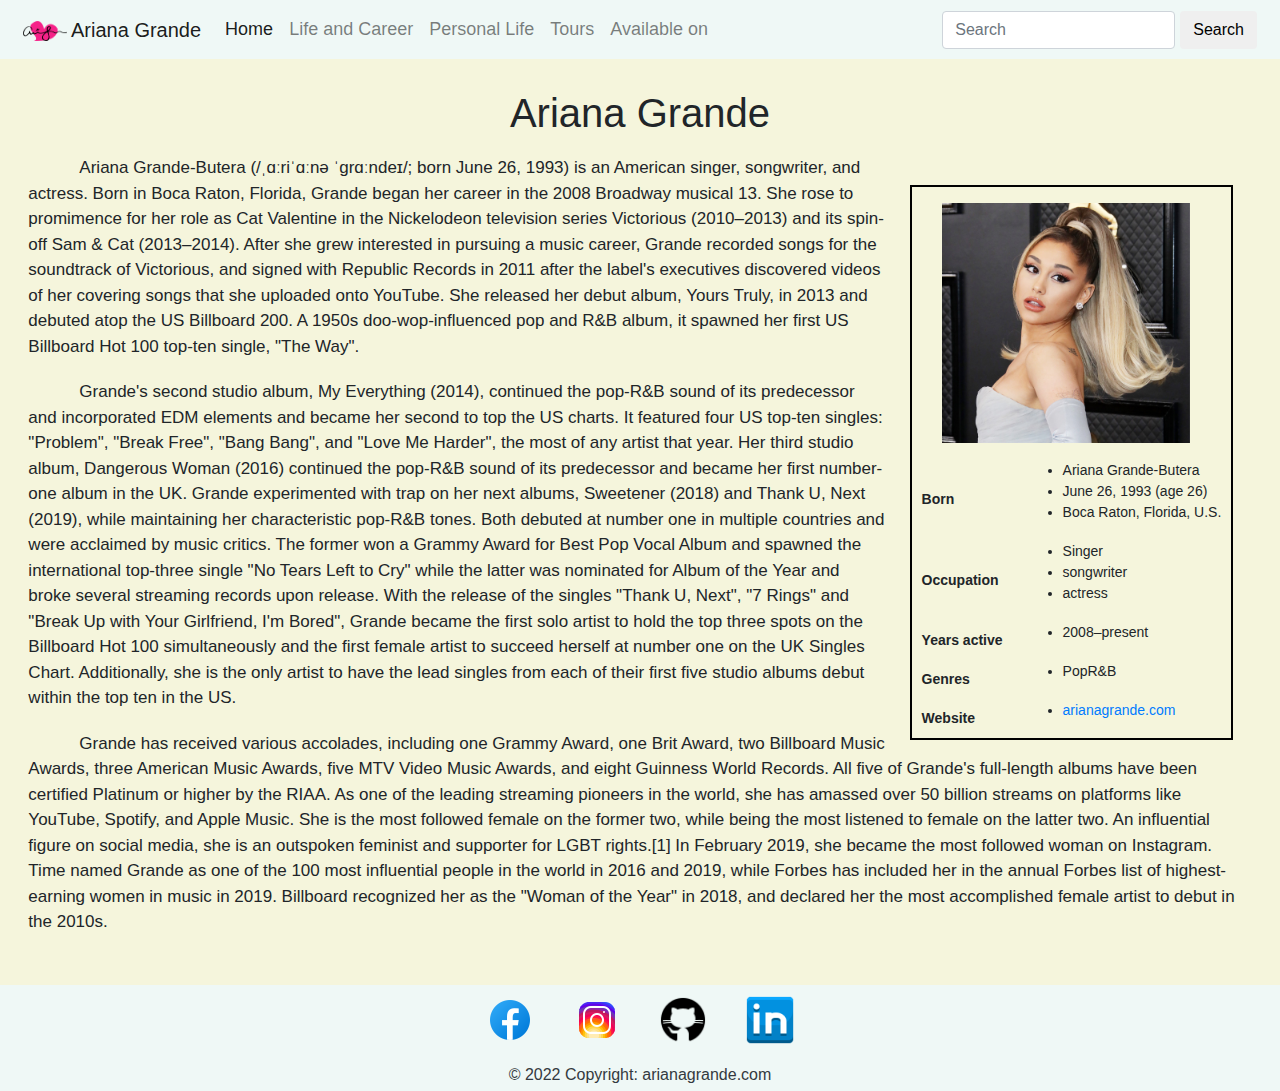
<file: index.html>
<!DOCTYPE html>
<html lang="en">

<head>
  <meta charset="UTF-8">
  <meta http-equiv="X-UA-Compatible" content="IE=edge">
  <meta name="viewport" content="width=device-width, initial-scale=1.0">
  <link rel="stylesheet" href="style/style.css">
  <link rel="icon" href="image/image1.png">
  <link rel="stylesheet" href="https://maxcdn.bootstrapcdn.com/bootstrap/4.0.0/css/bootstrap.min.css"
    integrity="sha384-Gn5384xqQ1aoWXA+058RXPxPg6fy4IWvTNh0E263XmFcJlSAwiGgFAW/dAiS6JXm" crossorigin="anonymous">
  <title>Home</title>
  <script src="https://code.jquery.com/jquery-3.2.1.slim.min.js"
    integrity="sha384-KJ3o2DKtIkvYIK3UENzmM7KCkRr/rE9/Qpg6aAZGJwFDMVNA/GpGFF93hXpG5KkN" crossorigin="anonymous">
  </script>
  <script src="https://cdnjs.cloudflare.com/ajax/libs/popper.js/1.12.9/umd/popper.min.js"
    integrity="sha384-ApNbgh9B+Y1QKtv3Rn7W3mgPxhU9K/ScQsAP7hUibX39j7fakFPskvXusvfa0b4Q" crossorigin="anonymous">
  </script>
  <script src="https://maxcdn.bootstrapcdn.com/bootstrap/4.0.0/js/bootstrap.min.js"
    integrity="sha384-JZR6Spejh4U02d8jOt6vLEHfe/JQGiRRSQQxSfFWpi1MquVdAyjUar5+76PVCmYl" crossorigin="anonymous">
  </script>
</head>

<body class="back">
  <nav class="navbar navbar-expand-lg navbar-light p-2" style="position: sticky; top: 0;">
    <div class="container-fluid">
      <a class="navbar-brand" href="index.html"><img src="image/image1.png" alt="logo" height=20> Ariana Grande</a>
      <button class="navbar-toggler" type="button" data-toggle="collapse" data-target="#navbarSupportedContent"
        aria-haspopup="true" aria-expanded="false">
        <span class="navbar-toggler-icon"></span>
      </button>
      <div class="collapse navbar-collapse" id="navbarSupportedContent">
        <ul class="navbar-nav mr-auto">
          <li class="nav-item active">
            <a class="nav-link" href="index.html">Home <span class="sr-only">(current)</span></a>
          </li>
          <li class="nav-item">
            <a class="nav-link" href="career.html">Life and Career</a>
          </li>
          <li class="nav-item">
            <a class="nav-link" href="personal.html">Personal Life</a>
          </li>
          <li class="nav-item">
            <a class="nav-link" href="tour.html">Tours</a>
          </li>
          <li class="nav-item">
            <a class="nav-link" href="available.html">Available on</a>
          </li>
        </ul>
        <form class="d-flex">
          <input class="form-control me-2" type="search" placeholder="Search" aria-label="Search">
          &nbsp<button class="btn " type="submit">Search</button>
        </form>
      </div>
    </div>
  </nav>
  <article>
  <div class="h1">Ariana Grande</div>
  <table>
    <tr>
      <th colspan="2">
        <img src="image/image2.jpg" alt="Ariana Grande" class="image">
      </th>
    </tr>
    <tr>
      <th>Born</th>
      <td>
        <ul>
          <li>Ariana Grande-Butera </li>
          <li>June 26, 1993 (age 26)</li>
          <li>Boca Raton, Florida, U.S.</li>
        </ul>
      </td>
    </tr>
    <tr>
      <th>Occupation</th>
      <td>
        <ul>
          <li>Singer </li>
          <li>songwriter</li>
          <li>actress</li>
        </ul>
      </td>
    </tr>
    <tr>
      <th>Years active</th>
      <td>
        <ul>
          <li>2008–present</li>
        </ul>
      </td>
    </tr>
    <tr>
      <th>Genres</th>
      <td>
        <ul>
          <li>PopR&B</li>
        </ul>
      </td>
    </tr>
    <tr>
      <th>Website</th>
      <td>
        <ul>
          <li><a href="https://www.arianagrande.com/">arianagrande.com</a></li>
        </ul>
      </td>
    </tr>
  </table>
  <div id="indent">Ariana Grande-Butera (/ˌɑːriˈɑːnə ˈɡrɑːndeɪ/; born June 26, 1993) is an American singer, songwriter,
    and
    actress. Born in Boca Raton, Florida, Grande began her career in the 2008 Broadway musical 13. She rose to
    promimence for
    her role as Cat Valentine in the Nickelodeon television series Victorious (2010–2013) and its spin-off Sam & Cat
    (2013–2014). After she grew interested in pursuing a music career, Grande recorded songs for the soundtrack of
    Victorious, and signed with Republic Records in 2011 after the label's executives discovered videos of her
    covering songs that she uploaded onto YouTube. She released her debut album, Yours Truly, in 2013 and debuted atop
    the US
    Billboard 200. A 1950s doo-wop-influenced pop and R&B album, it spawned her first US Billboard Hot 100 top-ten
    single, "The Way".</div>
  

  <div id="indent">Grande's second studio album, My Everything (2014), continued the pop-R&B sound of its predecessor
    and
    incorporated EDM elements and became her second to top the US charts. It featured four US top-ten singles:
    "Problem", "Break
    Free", "Bang Bang", and "Love Me Harder", the most of any artist that year. Her third studio album, Dangerous
    Woman (2016) continued the pop-R&B sound of its predecessor and became her first number-one album in the UK. Grande
    experimented with trap on her next albums, Sweetener (2018) and Thank U, Next (2019), while maintaining her
    characteristic pop-R&B tones. Both debuted at number one in multiple countries and were acclaimed by music
    critics. The former won a Grammy Award for Best Pop Vocal Album and spawned the international top-three single "No
    Tears
    Left to Cry" while the latter was nominated for Album of the Year and broke several streaming records upon release.
    With the release of the singles "Thank U, Next", "7 Rings" and "Break Up with Your Girlfriend, I'm Bored", Grande
    became the first solo artist to hold the top three spots on the Billboard Hot 100 simultaneously and the first
    female
    artist to succeed herself at number one on the UK Singles Chart. Additionally, she is the only artist to have the
    lead singles from each of their first five studio albums debut within the top ten in the US.</div>


  <div id="indent">Grande has received various accolades, including one Grammy Award, one Brit Award, two Billboard
    Music Awards,
    three American Music Awards, five MTV Video Music Awards, and eight Guinness World Records. All five of Grande's
    full-length albums have been certified Platinum or higher by the RIAA. As one of the leading streaming pioneers in
    the world, she has amassed over 50 billion streams on platforms like YouTube, Spotify, and Apple Music. She is the
    most followed female on the former two, while being the most listened to female on the latter two. An influential
    figure on social media, she is an outspoken feminist and supporter for LGBT rights.[1] In February 2019, she
    became the most followed woman on Instagram. Time named Grande as one of the 100 most influential people in the
    world in
    2016 and 2019, while Forbes has included her in the annual Forbes list of highest-earning women in music in 2019.
    Billboard recognized her as the "Woman of the Year" in 2018, and declared her the most accomplished female artist
    to debut in the 2010s.</div>
  </article>
  <footer class="text-center text-white">
    <div class="container">
      <section class="mb-1">
        <a class="btn btn-floating m-1" href="https://www.facebook.com/me.saksham33/" target="_blank" role="button"><img
            src="image/fb.png" height="48px"></a>
        <a class="btn btn-floating m-1" href="https://www.instagram.com/me.saksham3/" target="_blank" role="button"><img
            src="image/ig.png" height="48px"></a>
        <a class="btn btn-floating m-1" href="https://github.com/saksham-17" target="_blank" role="button"><img
            src="image/git.png" height="48px"></a>

        <a class="btn btn-floating m-1" href="https://www.linkedin.com/in/sakshambhattarai/" target="_blank"
          role="button"><img src="image/ln.png" height="48px"></a>
      </section>
    </div>
    <div class="text-center text-dark p-1">
      © 2022 Copyright:
      <a class="text-dark" href="https://www.arianagrande.com/">arianagrande.com</a>
    </div>
  </footer>
</body>

</html>
</file>
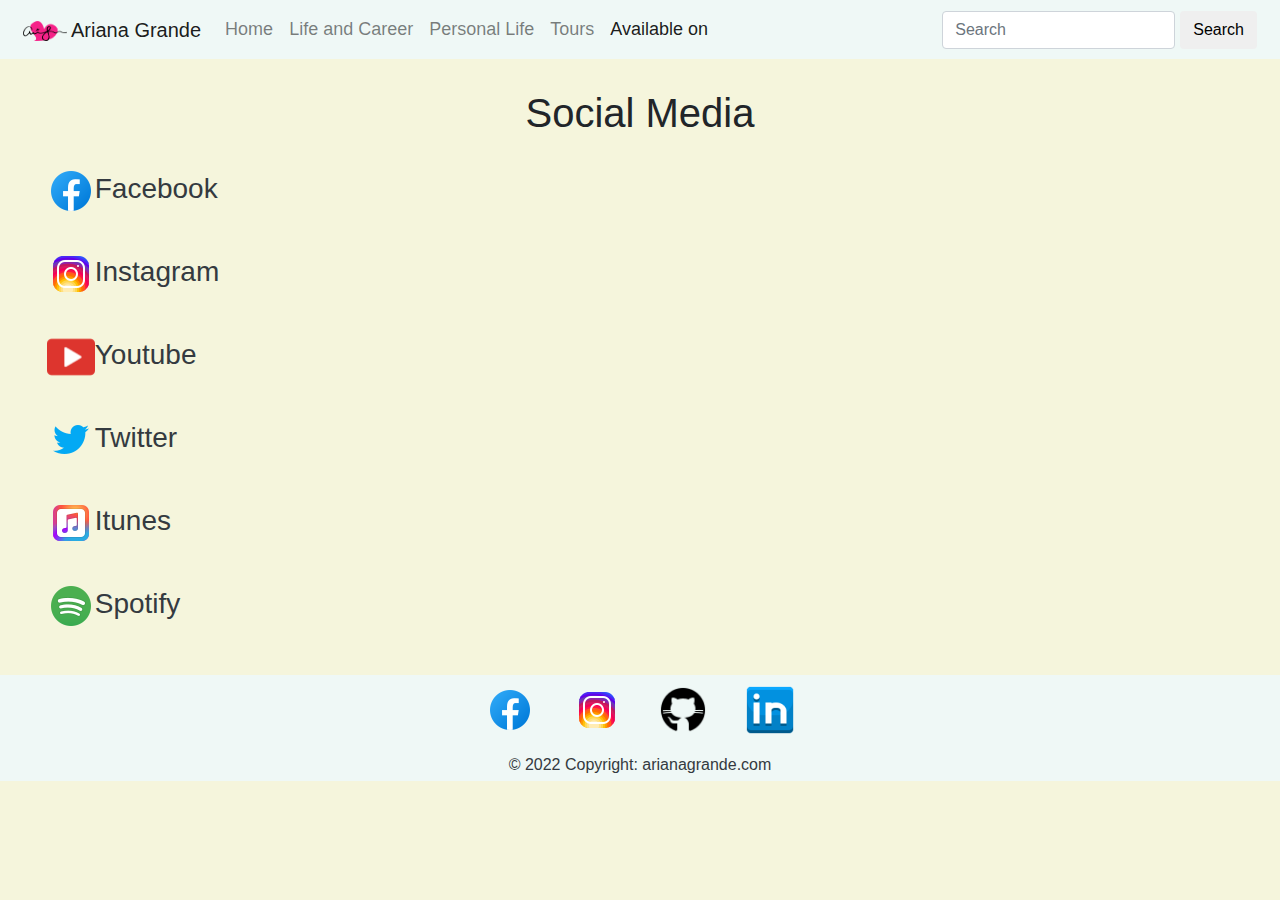
<file: available.html>
<!DOCTYPE html>
<html lang="en">

<head>
  <meta charset="UTF-8">
  <meta http-equiv="X-UA-Compatible" content="IE=edge">
  <meta name="viewport" content="width=device-width, initial-scale=1.0">
  <link rel="icon" href="image/image1.png">
  <link rel="stylesheet" href="style/style.css">
  <link rel="stylesheet" href="https://maxcdn.bootstrapcdn.com/bootstrap/4.0.0/css/bootstrap.min.css"
    integrity="sha384-Gn5384xqQ1aoWXA+058RXPxPg6fy4IWvTNh0E263XmFcJlSAwiGgFAW/dAiS6JXm" crossorigin="anonymous">
  <title>Home</title>
  <script src="https://code.jquery.com/jquery-3.2.1.slim.min.js"
    integrity="sha384-KJ3o2DKtIkvYIK3UENzmM7KCkRr/rE9/Qpg6aAZGJwFDMVNA/GpGFF93hXpG5KkN" crossorigin="anonymous">
  </script>
  <script src="https://cdnjs.cloudflare.com/ajax/libs/popper.js/1.12.9/umd/popper.min.js"
    integrity="sha384-ApNbgh9B+Y1QKtv3Rn7W3mgPxhU9K/ScQsAP7hUibX39j7fakFPskvXusvfa0b4Q" crossorigin="anonymous">
  </script>
  <script src="https://maxcdn.bootstrapcdn.com/bootstrap/4.0.0/js/bootstrap.min.js"
    integrity="sha384-JZR6Spejh4U02d8jOt6vLEHfe/JQGiRRSQQxSfFWpi1MquVdAyjUar5+76PVCmYl" crossorigin="anonymous">
  </script>
</head>

<body class="back">
  <nav class="navbar navbar-expand-lg navbar-light p-2" style="position: sticky; top: 0;">
    <div class="container-fluid">
      <a class="navbar-brand" href="index.html"><img src="image/image1.png" alt="logo" height=20> Ariana Grande</a>
      <button class="navbar-toggler" type="button" data-toggle="collapse" data-target="#navbarSupportedContent"
        aria-haspopup="true" aria-expanded="false">
        <span class="navbar-toggler-icon"></span>
      </button>
      <div class="collapse navbar-collapse" id="navbarSupportedContent">
        <ul class="navbar-nav mr-auto">
          <li class="nav-item">
            <a class="nav-link" href="index.html">Home</a>
          </li>
          <li class="nav-item">
            <a class="nav-link" href="career.html">Life and Career</a>
          </li>
          <li class="nav-item">
            <a class="nav-link" href="personal.html">Personal Life</a>
          </li>
          <li class="nav-item">
            <a class="nav-link" href="tour.html">Tours</a>
          </li>
          <li class="nav-item">
            <a class="nav-link active" aria-current="page" href="available.html">Available on<span class="sr-only">(current)</span></a>
          </li>
        </ul>
        <form class="d-flex">
          <input class="form-control me-2" type="search" placeholder="Search" aria-label="Search">
          &nbsp<button class="btn " type="submit">Search</button>
        </form>
      </div>
    </div>
  </nav>
  <article>
    <div class="h1">Social Media</div>
      <div class="h3" ><a href="https://www.facebook.com/arianagrande" class="text-dark"><img src="image/fb.png" width="48px" >Facebook</div>
      <div class="h3"><a href="https://www.instagram.com/arianagrande/" class="text-dark"><img src="image/ig.png" width="48px">Instagram </a> </div>
      <div class="h3"><a href="https://www.youtube.com/c/arianagrande" class="text-dark"><img src="image/yt.png" width="48px">Youtube</a> </div>
      <div class="h3"><a href="https://twitter.com/ArianaGrande" class="text-dark"><img src="image/twitter.png" width="48px">Twitter</a> </div>
      <div class="h3"><a href="https://music.apple.com/us/artist/ariana-grande/412778295" class="text-dark"><img src="image/apple.png" width="48px">Itunes</a> </div>
      <div class="h3"><a href="https://open.spotify.com/artist/66CXWjxzNUsdJxJ2JdwvnR" class="text-dark"><img src="image/spotify.png" width="48px">Spotify</a> </div>
  </article>
  <footer class="text-center text-white">
    <div class="container">
      <section class="mb-1">
        <a class="btn btn-floating m-1" href="https://www.facebook.com/me.saksham33/" target="_blank" role="button"><img
            src="image/fb.png" height="48px"></a>
        <a class="btn btn-floating m-1" href="https://www.instagram.com/me.saksham3/" target="_blank" role="button"><img
            src="image/ig.png" height="48px"></a>
        <a class="btn btn-floating m-1" href="https://github.com/saksham-17" target="_blank" role="button"><img
            src="image/git.png" height="48px"></a>

        <a class="btn btn-floating m-1" href="https://www.linkedin.com/in/sakshambhattarai/" target="_blank"
          role="button"><img src="image/ln.png" height="48px"></a>
      </section>
    </div>
    <div class="text-center text-dark p-1">
      © 2022 Copyright:
      <a class="text-dark" href="https://www.arianagrande.com/">arianagrande.com</a>
    </div>
  </footer>
</body>

</html>
</file>
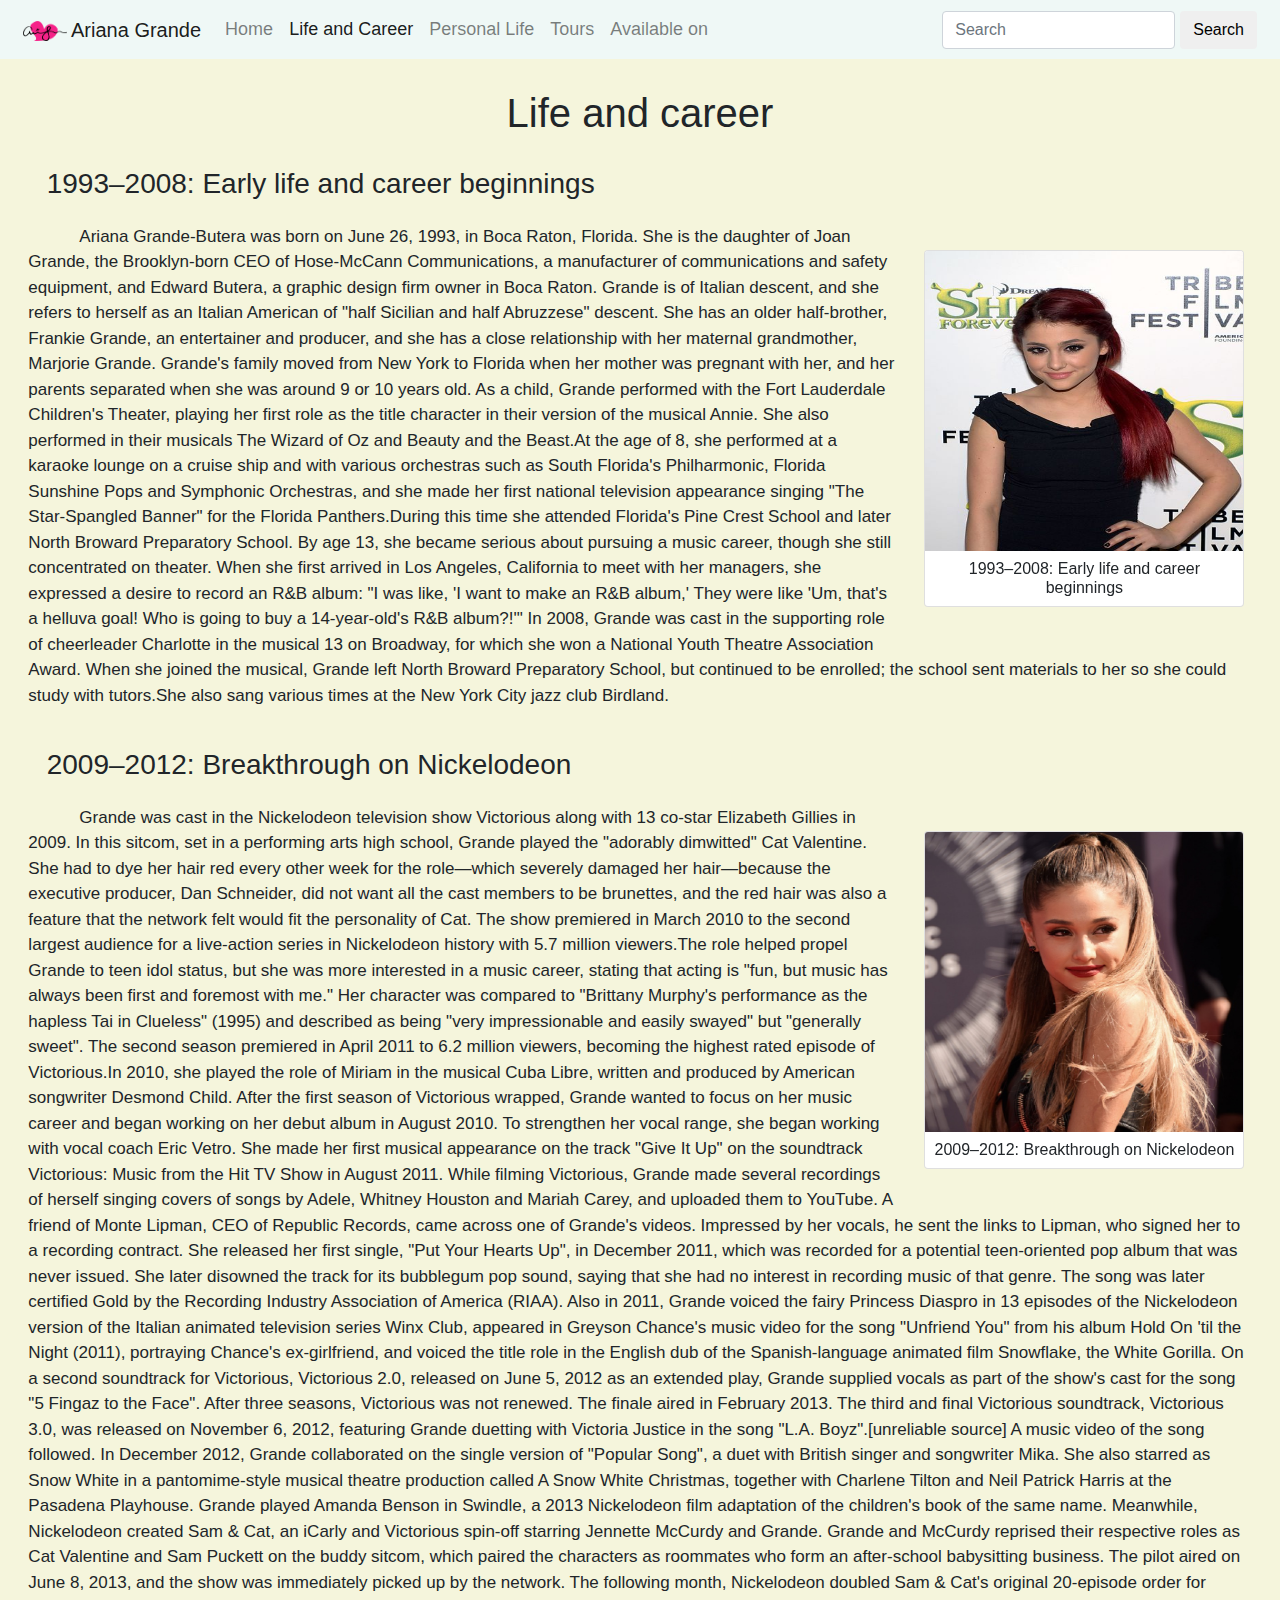
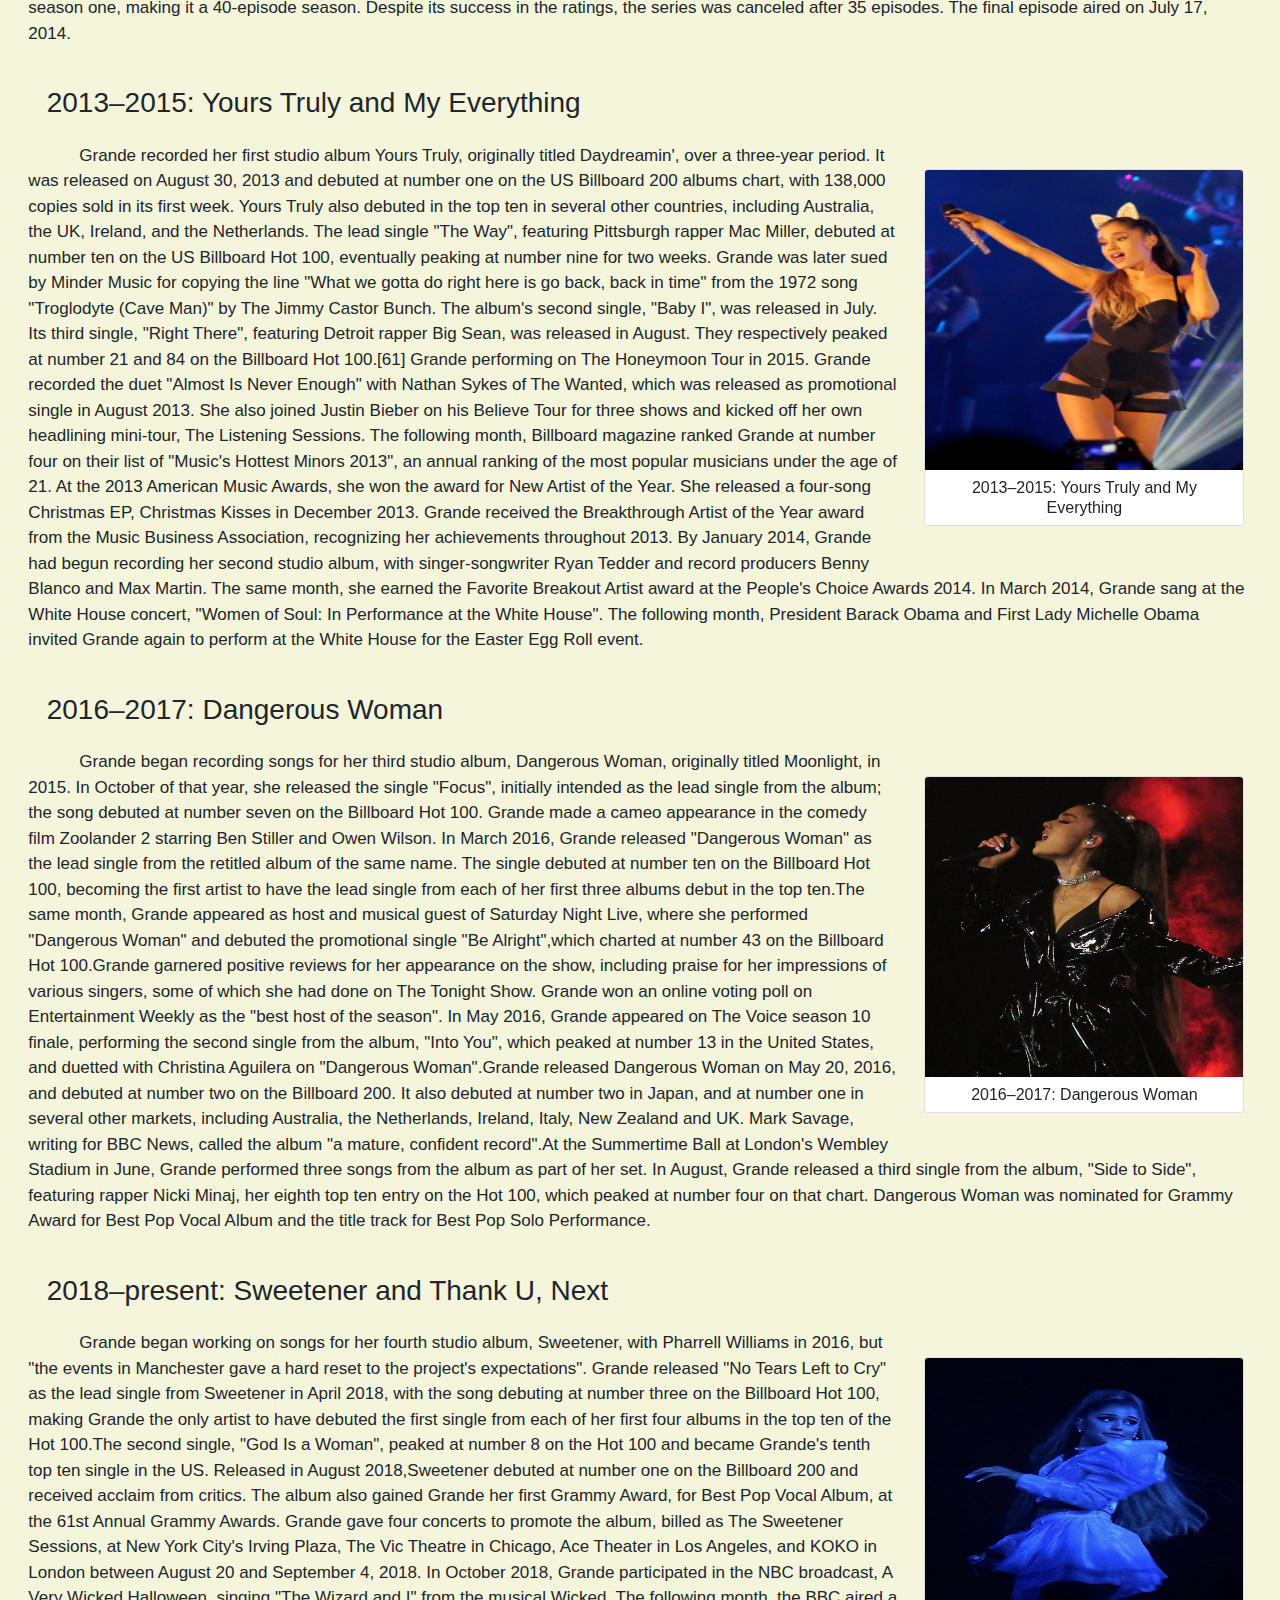
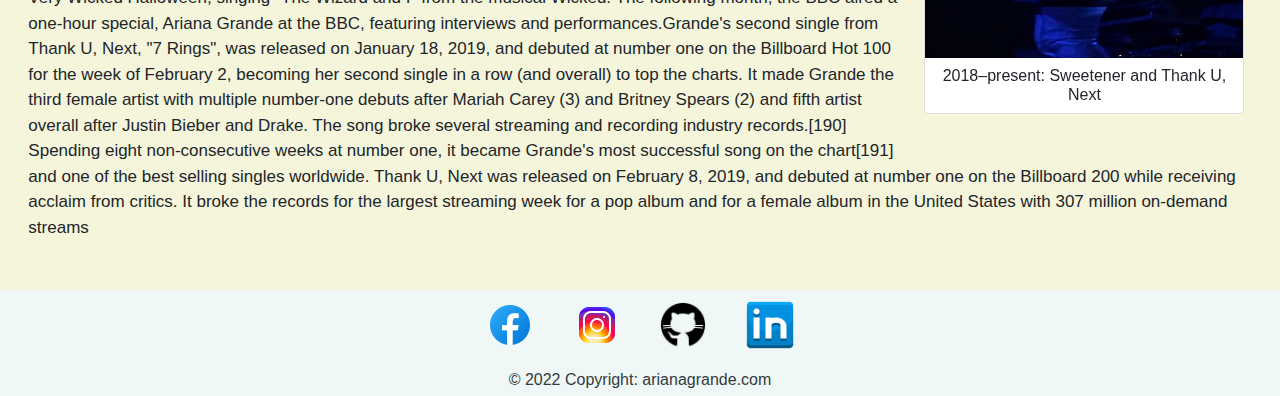
<file: career.html>
<!DOCTYPE html>
<html lang="en">

<head>
  <meta charset="UTF-8">
  <meta http-equiv="X-UA-Compatible" content="IE=edge">
  <meta name="viewport" content="width=device-width, initial-scale=1.0">
  <link rel="icon" href="image/image1.png">
  <link rel="stylesheet" href="style/style.css">
  <link rel="stylesheet" href="https://maxcdn.bootstrapcdn.com/bootstrap/4.0.0/css/bootstrap.min.css"
    integrity="sha384-Gn5384xqQ1aoWXA+058RXPxPg6fy4IWvTNh0E263XmFcJlSAwiGgFAW/dAiS6JXm" crossorigin="anonymous">
  <script src="https://code.jquery.com/jquery-3.2.1.slim.min.js"
    integrity="sha384-KJ3o2DKtIkvYIK3UENzmM7KCkRr/rE9/Qpg6aAZGJwFDMVNA/GpGFF93hXpG5KkN" crossorigin="anonymous">
  </script>
  <script src="https://cdnjs.cloudflare.com/ajax/libs/popper.js/1.12.9/umd/popper.min.js"
    integrity="sha384-ApNbgh9B+Y1QKtv3Rn7W3mgPxhU9K/ScQsAP7hUibX39j7fakFPskvXusvfa0b4Q" crossorigin="anonymous">
  </script>
  <script src="https://maxcdn.bootstrapcdn.com/bootstrap/4.0.0/js/bootstrap.min.js"
    integrity="sha384-JZR6Spejh4U02d8jOt6vLEHfe/JQGiRRSQQxSfFWpi1MquVdAyjUar5+76PVCmYl" crossorigin="anonymous">
  </script>
  <title>Home</title>
</head>

<body class="back">
  <nav class="navbar navbar-expand-lg navbar-light p-2" style="position: sticky; top: 0;">
    <div class="container-fluid">
      <a class="navbar-brand" href="index.html"><img src="image/image1.png" alt="logo" height=20> Ariana Grande</a>
      <button class="navbar-toggler" type="button" data-toggle="collapse" data-target="#navbarSupportedContent"
        aria-haspopup="true" aria-expanded="false">
        <span class="navbar-toggler-icon"></span>
      </button>
      <div class="collapse navbar-collapse" id="navbarSupportedContent">
        <ul class="navbar-nav mr-auto">
          <li class="nav-item">
            <a class="nav-link" href="index.html">Home</a>
          </li>
          <li class="nav-item">
            <a class="nav-link active" aria-current="page" href="career.html">Life and Career<span
                class="sr-only">(current)</span></a>
          </li>
          <li class="nav-item">
            <a class="nav-link" href="personal.html">Personal Life</a>
          </li>
          <li class="nav-item">
            <a class="nav-link" href="tour.html">Tours</a>
          </li>
          <li class="nav-item">
            <a class="nav-link" href="available.html">Available on</a>
          </li>
        </ul>
        <form class="d-flex">
          <input class="form-control me-2" type="search" placeholder="Search" aria-label="Search">
          &nbsp<button class="btn " type="submit">Search</button>
        </form>
      </div>
    </div>
  </nav>
  <article>

    <div class="h1">Life and career</div>
    <div class="h3">1993–2008: Early life and career beginnings</div>
    <div class="card" style="width: 20rem;">
      <img src="image/2009.jpg" class="card-img-top" height="300px" alt="early life">
      <div class="card-body p-2">
        <h6 class="card-text" style="text-align: center;">1993–2008: Early life and career beginnings</h6>
      </div>
    </div>
    <div id="indent">
      Ariana Grande-Butera was born on June 26, 1993, in Boca Raton, Florida. She is the daughter of Joan Grande, the
      Brooklyn-born CEO of Hose-McCann Communications, a manufacturer of communications and safety equipment, and
      Edward
      Butera, a graphic design firm owner in Boca Raton. Grande is of Italian descent, and she refers to herself as an
      Italian American of "half Sicilian and half Abruzzese" descent. She has an older half-brother, Frankie Grande,
      an
      entertainer and producer, and she has a close relationship with her maternal grandmother, Marjorie Grande.
      Grande's
      family moved from New York to Florida when her mother was pregnant with her, and her parents separated when she
      was
      around 9 or 10 years old. As a child, Grande performed with the Fort Lauderdale Children's Theater, playing her
      first role as the title character in their version of the musical Annie. She also performed in their musicals
      The
      Wizard of Oz and Beauty and the Beast.At the age of 8, she performed at a karaoke lounge on a cruise ship and
      with
      various orchestras such as South Florida's Philharmonic, Florida Sunshine Pops and Symphonic Orchestras, and she
      made her first national television appearance singing "The Star-Spangled Banner" for the Florida Panthers.During
      this time she attended Florida's Pine Crest School and later North Broward Preparatory School. By age 13, she
      became
      serious about pursuing a music career, though she still concentrated on theater. When she first arrived in Los
      Angeles, California to meet with her managers, she expressed a desire to record an R&B album: "I was like, 'I
      want
      to make an R&B album,' They were like 'Um, that's a helluva goal! Who is going to buy a 14-year-old's R&B
      album?!'"
      In 2008, Grande was cast in the supporting role of cheerleader Charlotte in the musical 13 on Broadway, for
      which
      she won a National Youth Theatre Association Award. When she joined the musical, Grande left North Broward
      Preparatory School, but continued to be enrolled; the school sent materials to her so she could study with
      tutors.She also sang various times at the New York City jazz club Birdland.
    </div>

    <div class="h3">2009–2012: Breakthrough on Nickelodeon</div>
    <div class="card" style="width: 20rem;">
      <img src="image/2010.jpg" height="300px" class="card-img-top" alt="Breakthrough on Nickelodeon">
      <div class="card-body p-2">
        <h6 class="card-text" style="text-align: center;">2009–2012: Breakthrough on Nickelodeon</h6>
      </div>
    </div>
    <div id="indent">
      Grande was cast in the Nickelodeon television show Victorious along with 13 co-star Elizabeth Gillies in 2009.
      In
      this sitcom, set in a performing arts high school, Grande played the "adorably dimwitted" Cat Valentine. She had
      to
      dye her hair red every other week for the role—which severely damaged her hair—because the executive producer,
      Dan
      Schneider, did not want all the cast members to be brunettes, and the red hair was also a feature that the
      network
      felt would fit the personality of Cat. The show premiered in March 2010 to the second largest audience for a
      live-action series in Nickelodeon history with 5.7 million viewers.The role helped propel Grande to teen idol
      status, but she was more interested in a music career, stating that acting is "fun, but music has always been
      first
      and foremost with me." Her character was compared to "Brittany Murphy's performance as the hapless Tai in
      Clueless"
      (1995) and described as being "very impressionable and easily swayed" but "generally sweet". The second season
      premiered in April 2011 to 6.2 million viewers, becoming the highest rated episode of Victorious.In 2010, she
      played
      the role of Miriam in the musical Cuba Libre, written and produced by American songwriter Desmond Child. After
      the
      first season of Victorious wrapped, Grande wanted to focus on her music career and began working on her debut
      album
      in August 2010. To strengthen her vocal range, she began working with vocal coach Eric Vetro. She made her first
      musical appearance on the track "Give It Up" on the soundtrack Victorious: Music from the Hit TV Show in August
      2011. While filming Victorious, Grande made several recordings of herself singing covers of songs by Adele,
      Whitney
      Houston and Mariah Carey, and uploaded them to YouTube. A friend of Monte Lipman, CEO of Republic Records, came
      across one of Grande's videos. Impressed by her vocals, he sent the links to Lipman, who signed her to a
      recording
      contract. She released her first single, "Put Your Hearts Up", in December 2011, which was recorded for a
      potential
      teen-oriented pop album that was never issued. She later disowned the track for its bubblegum pop sound, saying
      that
      she had no interest in recording music of that genre. The song was later certified Gold by the Recording
      Industry
      Association of America (RIAA). Also in 2011, Grande voiced the fairy Princess Diaspro in 13 episodes of the
      Nickelodeon version of the Italian animated television series Winx Club, appeared in Greyson Chance's music
      video
      for the song "Unfriend You" from his album Hold On 'til the Night (2011), portraying Chance's ex-girlfriend, and
      voiced the title role in the English dub of the Spanish-language animated film Snowflake, the White Gorilla. On
      a
      second soundtrack for Victorious, Victorious 2.0, released on June 5, 2012 as an extended play, Grande supplied
      vocals as part of the show's cast for the song "5 Fingaz to the Face". After three seasons, Victorious was not
      renewed. The finale aired in February 2013. The third and final Victorious soundtrack, Victorious 3.0, was
      released
      on November 6, 2012, featuring Grande duetting with Victoria Justice in the song "L.A. Boyz".[unreliable source]
      A
      music video of the song followed. In December 2012, Grande collaborated on the single version of "Popular Song",
      a
      duet with British singer and songwriter Mika. She also starred as Snow White in a pantomime-style musical
      theatre
      production called A Snow White Christmas, together with Charlene Tilton and Neil Patrick Harris at the Pasadena
      Playhouse. Grande played Amanda Benson in Swindle, a 2013 Nickelodeon film adaptation of the children's book of
      the
      same name. Meanwhile, Nickelodeon created Sam & Cat, an iCarly and Victorious spin-off starring Jennette McCurdy
      and
      Grande. Grande and McCurdy reprised their respective roles as Cat Valentine and Sam Puckett on the buddy sitcom,
      which paired the characters as roommates who form an after-school babysitting business. The pilot aired on June
      8,
      2013, and the show was immediately picked up by the network. The following month, Nickelodeon doubled Sam &
      Cat's
      original 20-episode order for season one, making it a 40-episode season. Despite its success in the ratings, the
      series was canceled after 35 episodes. The final episode aired on July 17, 2014.
    </div>

    <div class="h3">2013–2015: Yours Truly and My Everything</div>
    <div class="card" style="width: 20rem;">
      <img src="image/2014.jpg" height="300px" class="card-img-top" alt="Yours Truly and My Everything">
      <div class="card-body p-2">
        <h6 class="card-text" style="text-align: center;">2013–2015: Yours Truly and My Everything</h6>
      </div>
    </div>
    <div id="indent">
      Grande recorded her first studio album Yours Truly, originally titled Daydreamin', over a three-year period. It
      was
      released on August 30, 2013 and debuted at number one on the US Billboard 200 albums chart, with 138,000 copies
      sold
      in its first week. Yours Truly also debuted in the top ten in several other countries, including Australia, the
      UK,
      Ireland, and the Netherlands. The lead single "The Way", featuring Pittsburgh rapper Mac Miller, debuted at
      number
      ten on the US Billboard Hot 100, eventually peaking at number nine for two weeks. Grande was later sued by
      Minder
      Music for copying the line "What we gotta do right here is go back, back in time" from the 1972 song "Troglodyte
      (Cave Man)" by The Jimmy Castor Bunch. The album's second single, "Baby I", was released in July. Its third
      single,
      "Right There", featuring Detroit rapper Big Sean, was released in August. They respectively peaked at number 21
      and
      84 on the Billboard Hot 100.[61] Grande performing on The Honeymoon Tour in 2015. Grande recorded the duet
      "Almost
      Is Never Enough" with Nathan Sykes of The Wanted, which was released as promotional single in August 2013. She
      also
      joined Justin Bieber on his Believe Tour for three shows and kicked off her own headlining mini-tour, The
      Listening
      Sessions. The following month, Billboard magazine ranked Grande at number four on their list of "Music's Hottest
      Minors 2013", an annual ranking of the most popular musicians under the age of 21. At the 2013 American Music
      Awards, she won the award for New Artist of the Year. She released a four-song Christmas EP, Christmas Kisses in
      December 2013. Grande received the Breakthrough Artist of the Year award from the Music Business Association,
      recognizing her achievements throughout 2013. By January 2014, Grande had begun recording her second studio
      album,
      with singer-songwriter Ryan Tedder and record producers Benny Blanco and Max Martin. The same month, she earned
      the
      Favorite Breakout Artist award at the People's Choice Awards 2014. In March 2014, Grande sang at the White House
      concert, "Women of Soul: In Performance at the White House". The following month, President Barack Obama and
      First
      Lady Michelle Obama invited Grande again to perform at the White House for the Easter Egg Roll event.
    </div>
    <div class="h3">2016–2017: Dangerous Woman</div>
    <div class="card" style="width: 20rem;">
      <img src="image/2015.jpg" height="300px" class="card-img-top" alt="Dangerous Woman">
      <div class="card-body p-2">
        <h6 class="card-text" style="text-align: center;">2016–2017: Dangerous Woman</h6>
      </div>
    </div>
    <div id="indent">
      Grande began recording songs for her third studio album, Dangerous Woman, originally titled Moonlight, in 2015.
      In
      October of that year, she released the single "Focus", initially intended as the lead single from the album; the
      song debuted at number seven on the Billboard Hot 100. Grande made a cameo appearance in the comedy film
      Zoolander 2
      starring Ben Stiller and Owen Wilson. In March 2016, Grande released "Dangerous Woman" as the lead single from
      the
      retitled album of the same name. The single debuted at number ten on the Billboard Hot 100, becoming the first
      artist to have the lead single from each of her first three albums debut in the top ten.The same month, Grande
      appeared as host and musical guest of Saturday Night Live, where she performed "Dangerous Woman" and debuted the
      promotional single "Be Alright",which charted at number 43 on the Billboard Hot 100.Grande garnered positive
      reviews
      for her appearance on the show, including praise for her impressions of various singers, some of which she had
      done
      on The Tonight Show. Grande won an online voting poll on Entertainment Weekly as the "best host of the season".
      In
      May 2016, Grande appeared on The Voice season 10 finale, performing the second single from the album, "Into
      You",
      which peaked at number 13 in the United States, and duetted with Christina Aguilera on "Dangerous Woman".Grande
      released Dangerous Woman on May 20, 2016, and debuted at number two on the Billboard 200. It also debuted at
      number two in Japan, and at number one in several other markets, including Australia, the Netherlands,
      Ireland, Italy, New Zealand and UK. Mark Savage, writing for BBC News, called the album "a mature,
      confident record".At the Summertime Ball at London's Wembley Stadium in June, Grande performed three songs
      from the album as part of her set. In August, Grande released a third single from the album, "Side to Side",
      featuring rapper Nicki Minaj, her eighth top ten entry on the Hot 100, which peaked at number four on that
      chart. Dangerous Woman was nominated for Grammy Award for Best Pop Vocal Album and the title track for Best
      Pop Solo Performance.
    </div>

    <div class="h3">2018–present: Sweetener and Thank U, Next</div>
    <div class="card" style="width: 20rem;">
      <img src="image/2018.jpg" height="300px" class="card-img-top" alt="Sweetener and Thank U, Next">
      <div class="card-body p-2">
        <h6 class="card-text" style="text-align: center;">2018–present: Sweetener and Thank U, Next</h6>
      </div>
    </div>
    <div id="indent">
      Grande began working on songs for her fourth studio album, Sweetener, with Pharrell Williams in 2016, but "the
      events in Manchester gave a hard reset to the project's expectations". Grande released "No Tears Left to Cry" as
      the
      lead single from Sweetener in April 2018, with the song debuting at number three on the Billboard Hot 100,
      making
      Grande the only artist to have debuted the first single from each of her first four albums in the top ten of the
      Hot
      100.The second single, "God Is a Woman", peaked at number 8 on the Hot 100 and became Grande's tenth top ten
      single
      in the US. Released in August 2018,Sweetener debuted at number one on the Billboard 200 and received acclaim
      from
      critics. The album also gained Grande her first Grammy Award, for Best Pop Vocal Album, at the 61st Annual
      Grammy
      Awards. Grande gave four concerts to promote the album, billed as The Sweetener Sessions, at New York City's
      Irving
      Plaza, The Vic Theatre in Chicago, Ace Theater in Los Angeles, and KOKO in London between August 20 and
      September 4,
      2018. In October 2018, Grande participated in the NBC broadcast, A Very Wicked Halloween, singing "The Wizard
      and I"
      from the musical Wicked. The following month, the BBC aired a one-hour special, Ariana Grande at the BBC,
      featuring
      interviews and performances.Grande's second single from Thank U, Next, "7 Rings", was released on January 18,
      2019, and debuted at number one on the Billboard Hot 100 for the week of February 2, becoming her second single in
      a row (and overall) to top the charts. It made Grande the third female artist with multiple number-one debuts
      after Mariah Carey (3) and Britney Spears (2) and fifth artist overall after Justin Bieber and Drake. The
      song broke several streaming and recording industry records.[190] Spending eight non-consecutive weeks at number
      one, it became Grande's most successful song on the chart[191] and one of the best selling singles worldwide.
      Thank U, Next was released on February 8, 2019, and debuted at number one on the Billboard 200 while receiving
      acclaim from critics. It broke the records for the largest streaming week for a pop album and for a female
      album in the United States with 307 million on-demand streams
    </div>
  </article>
  <footer class="text-center text-white">
    <div class="container">
      <section class="mb-1">
        <a class="btn btn-floating m-1" href="https://www.facebook.com/me.saksham33/" target="_blank" role="button"><img
            src="image/fb.png" height="48px"></a>
        <a class="btn btn-floating m-1" href="https://www.instagram.com/me.saksham3/" target="_blank" role="button"><img
            src="image/ig.png" height="48px"></a>
        <a class="btn btn-floating m-1" href="https://github.com/saksham-17" target="_blank" role="button"><img
            src="image/git.png" height="48px"></a>

        <a class="btn btn-floating m-1" href="https://www.linkedin.com/in/sakshambhattarai/" target="_blank"
          role="button"><img src="image/ln.png" height="48px"></a>
      </section>
    </div>
    <div class="text-center text-dark p-1">
      © 2022 Copyright:
      <a class="text-dark" href="https://www.arianagrande.com/">arianagrande.com</a>
    </div>
  </footer>
</body>

</html>
</file>
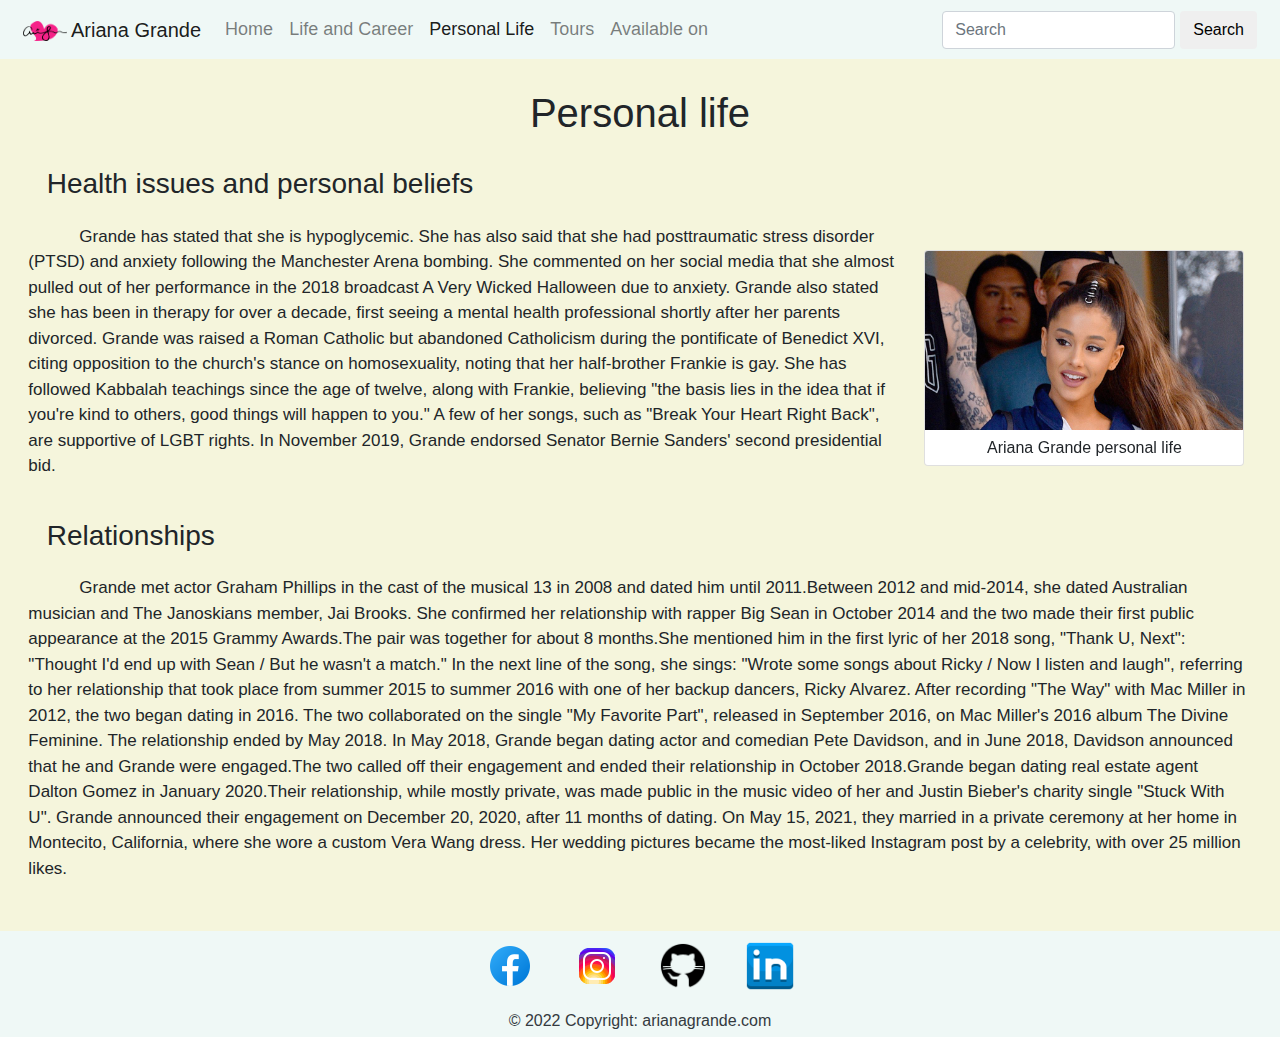
<file: personal.html>
<!DOCTYPE html>
<html lang="en">

<head>
  <meta charset="UTF-8">
  <meta http-equiv="X-UA-Compatible" content="IE=edge">
  <meta name="viewport" content="width=device-width, initial-scale=1.0">
  <link rel="stylesheet" href="style/style.css">
  <link rel="icon" href="image/image1.png">
  <link rel="stylesheet" href="style/style.css">
  <link rel="stylesheet" href="https://maxcdn.bootstrapcdn.com/bootstrap/4.0.0/css/bootstrap.min.css"
    integrity="sha384-Gn5384xqQ1aoWXA+058RXPxPg6fy4IWvTNh0E263XmFcJlSAwiGgFAW/dAiS6JXm" crossorigin="anonymous">
  <title>Home</title>
  <script src="https://code.jquery.com/jquery-3.2.1.slim.min.js"
    integrity="sha384-KJ3o2DKtIkvYIK3UENzmM7KCkRr/rE9/Qpg6aAZGJwFDMVNA/GpGFF93hXpG5KkN" crossorigin="anonymous">
  </script>
  <script src="https://cdnjs.cloudflare.com/ajax/libs/popper.js/1.12.9/umd/popper.min.js"
    integrity="sha384-ApNbgh9B+Y1QKtv3Rn7W3mgPxhU9K/ScQsAP7hUibX39j7fakFPskvXusvfa0b4Q" crossorigin="anonymous">
  </script>
  <script src="https://maxcdn.bootstrapcdn.com/bootstrap/4.0.0/js/bootstrap.min.js"
    integrity="sha384-JZR6Spejh4U02d8jOt6vLEHfe/JQGiRRSQQxSfFWpi1MquVdAyjUar5+76PVCmYl" crossorigin="anonymous">
  </script>
</head>

<body class="back">
  <nav class="navbar navbar-expand-lg navbar-light p-2" style="position: sticky; top: 0;">
    <div class="container-fluid">
      <a class="navbar-brand" href="index.html"><img src="image/image1.png" alt="logo" height=20> Ariana Grande</a>
      <button class="navbar-toggler" type="button" data-toggle="collapse" data-target="#navbarSupportedContent"
        aria-haspopup="true" aria-expanded="false">
        <span class="navbar-toggler-icon"></span>
      </button>
      <div class="collapse navbar-collapse" id="navbarSupportedContent">
        <ul class="navbar-nav mr-auto">
          <li class="nav-item">
            <a class="nav-link" href="index.html">Home</a>
          </li>
          <li class="nav-item">
            <a class="nav-link" href="career.html">Life and Career</a>
          </li>
          <li class="nav-item">
            <a class="nav-link active" aria-current="page" href="personal.html">Personal Life<span
                class="sr-only">(current)</span></a>
          </li>
          <li class="nav-item">
            <a class="nav-link" href="tour.html">Tours</a>
          </li>
          <li class="nav-item">
            <a class="nav-link" href="available.html">Available on</a>
          </li>
        </ul>
        <form class="d-flex">
          <input class="form-control me-2" type="search" placeholder="Search" aria-label="Search">
          &nbsp<button class="btn " type="submit">Search</button>
        </form>
      </div>
    </div>
  </nav>
  <article>
    <div class="h1"> Personal life</div>
    <div class="h3"> Health issues and personal beliefs</div>
    <div class="card" style="width: 20rem;">
      <img src="image/personal.jpg" class="card-img-top" alt="personal life">
      <div class="card-body p-2">
        <h6 class="card-text" style="text-align: center;">Ariana Grande personal life</h6>
      </div>
    </div>
    <div id="indent"> Grande has stated that she is hypoglycemic. She has also said that she had posttraumatic stress
      disorder (PTSD)
      and anxiety following the Manchester Arena bombing. She commented on her social media that she almost pulled out
      of her performance in the 2018 broadcast A Very Wicked Halloween due to anxiety. Grande also stated she has been
      in therapy for over a decade, first seeing a mental health professional shortly after her parents divorced. Grande
      was raised a Roman Catholic but abandoned Catholicism during the pontificate of Benedict XVI, citing opposition to
      the church's stance on homosexuality, noting that her half-brother Frankie is gay. She has followed Kabbalah
      teachings since the age of twelve, along with Frankie, believing "the basis lies in the idea that if you're kind
      to others, good things will happen to you." A few of her songs, such as "Break Your Heart Right Back", are
      supportive of LGBT rights. In November 2019, Grande endorsed Senator Bernie Sanders' second presidential bid.
    </div>
    <div class="h3">Relationships</div>
    <div id="indent">
      Grande met actor Graham Phillips in the cast of the musical 13 in 2008 and dated him until 2011.Between 2012 and
      mid-2014, she dated Australian musician and The Janoskians member, Jai Brooks. She confirmed her relationship with
      rapper Big Sean in October 2014 and the two made their first public appearance at the 2015 Grammy Awards.The pair
      was together for about 8 months.She mentioned him in the first lyric of her 2018 song, "Thank U, Next": "Thought
      I'd end up with Sean / But he wasn't a match." In the next line of the song, she sings: "Wrote some songs about
      Ricky / Now I listen and laugh", referring to her relationship that took place from summer 2015 to summer 2016
      with one of her backup dancers, Ricky Alvarez. After recording "The Way" with Mac Miller in 2012, the two began
      dating in 2016. The two collaborated on the single "My Favorite Part", released in September 2016, on Mac Miller's
      2016 album The Divine Feminine. The relationship ended by May 2018. In May 2018, Grande began dating actor and
      comedian Pete Davidson, and in June 2018, Davidson announced that he and Grande were engaged.The two called off
      their engagement and ended their relationship in October 2018.Grande began dating real estate agent Dalton Gomez
      in January 2020.Their relationship, while mostly private, was made public in the music video of her and
      Justin Bieber's charity single "Stuck With U". Grande announced their engagement on December 20, 2020, after
      11 months of dating. On May 15, 2021, they married in a private ceremony at her home in Montecito,
      California, where she wore a custom Vera Wang dress. Her wedding pictures became the most-liked Instagram
      post by a celebrity, with over 25 million likes.
    </div>
  </article>
  <footer class="text-center text-white">
    <div class="container">
      <section class="mb-1">
        <a class="btn btn-floating m-1" href="https://www.facebook.com/me.saksham33/" target="_blank" role="button"><img
            src="image/fb.png" height="48px"></a>
        <a class="btn btn-floating m-1" href="https://www.instagram.com/me.saksham3/" target="_blank" role="button"><img
            src="image/ig.png" height="48px"></a>
        <a class="btn btn-floating m-1" href="https://github.com/saksham-17" target="_blank" role="button"><img
            src="image/git.png" height="48px"></a>

        <a class="btn btn-floating m-1" href="https://www.linkedin.com/in/sakshambhattarai/" target="_blank"
          role="button"><img src="image/ln.png" height="48px"></a>
      </section>
    </div>
    <div class="text-center text-dark p-1">
      © 2022 Copyright:
      <a class="text-dark" href="https://www.arianagrande.com/">arianagrande.com</a>
    </div>
  </footer>
</body>

</html>
</file>
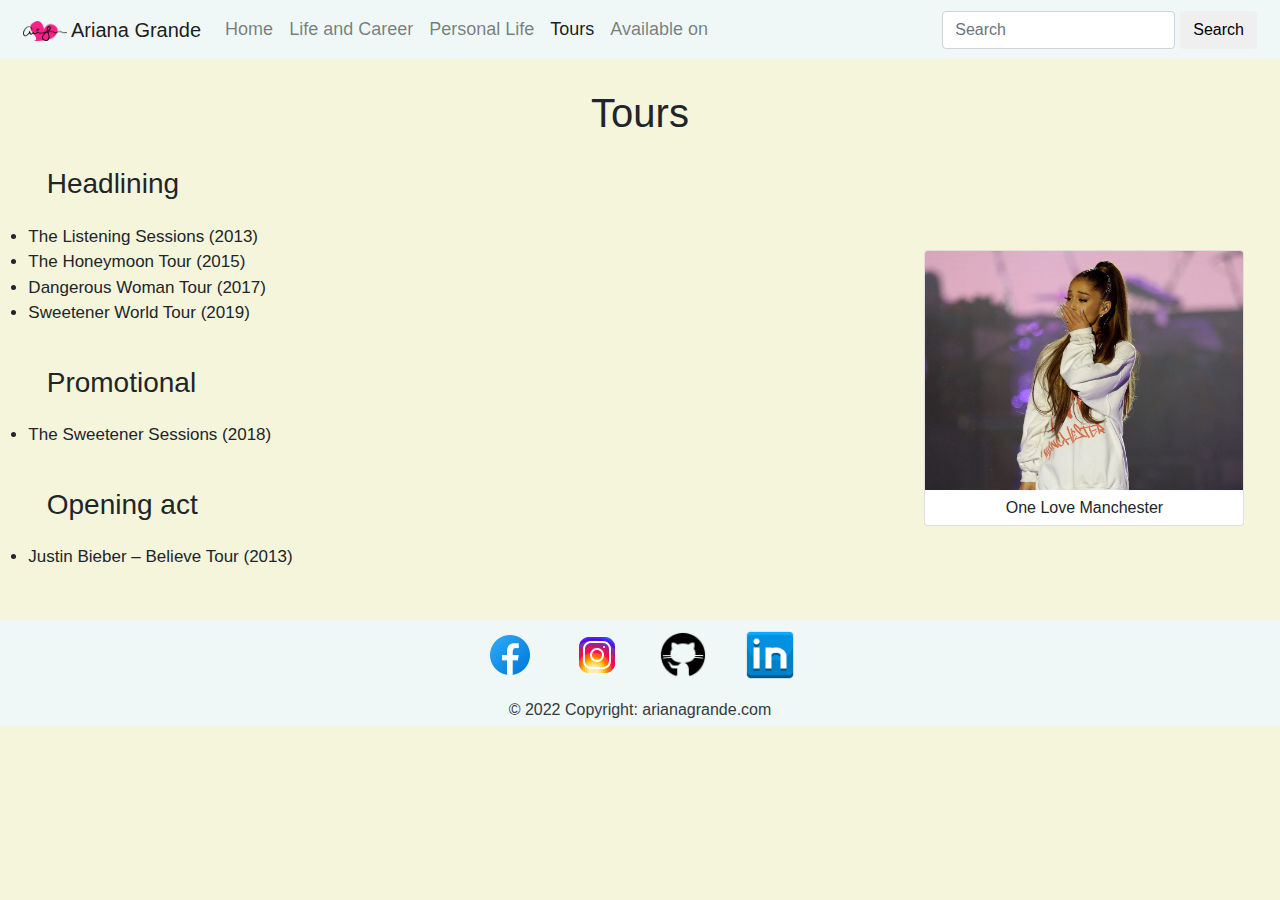
<file: tour.html>
<!DOCTYPE html>
<html lang="en">

<head>
  <meta charset="UTF-8">
  <meta http-equiv="X-UA-Compatible" content="IE=edge">
  <meta name="viewport" content="width=device-width, initial-scale=1.0">
  <link rel="icon" href="image/image1.png">
  <link rel="stylesheet" href="style/style.css">
  <link rel="stylesheet" href="https://maxcdn.bootstrapcdn.com/bootstrap/4.0.0/css/bootstrap.min.css"
    integrity="sha384-Gn5384xqQ1aoWXA+058RXPxPg6fy4IWvTNh0E263XmFcJlSAwiGgFAW/dAiS6JXm" crossorigin="anonymous">
  <title>Home</title>
  <script src="https://code.jquery.com/jquery-3.2.1.slim.min.js"
    integrity="sha384-KJ3o2DKtIkvYIK3UENzmM7KCkRr/rE9/Qpg6aAZGJwFDMVNA/GpGFF93hXpG5KkN" crossorigin="anonymous">
  </script>
  <script src="https://cdnjs.cloudflare.com/ajax/libs/popper.js/1.12.9/umd/popper.min.js"
    integrity="sha384-ApNbgh9B+Y1QKtv3Rn7W3mgPxhU9K/ScQsAP7hUibX39j7fakFPskvXusvfa0b4Q" crossorigin="anonymous">
  </script>
  <script src="https://maxcdn.bootstrapcdn.com/bootstrap/4.0.0/js/bootstrap.min.js"
    integrity="sha384-JZR6Spejh4U02d8jOt6vLEHfe/JQGiRRSQQxSfFWpi1MquVdAyjUar5+76PVCmYl" crossorigin="anonymous">
  </script>
</head>

<body class="back">
  <nav class="navbar navbar-expand-lg navbar-light p-2" style="position: sticky; top: 0;">
    <div class="container-fluid">
      <a class="navbar-brand" href="index.html"><img src="image/image1.png" alt="logo" height=20> Ariana Grande</a>
      <button class="navbar-toggler" type="button" data-toggle="collapse" data-target="#navbarSupportedContent"
        aria-haspopup="true" aria-expanded="false">
        <span class="navbar-toggler-icon"></span>
      </button>
      <div class="collapse navbar-collapse" id="navbarSupportedContent">
        <ul class="navbar-nav mr-auto">
          <li class="nav-item">
            <a class="nav-link" href="index.html">Home</a>
          </li>
          <li class="nav-item">
            <a class="nav-link" href="career.html">Life and Career</a>
          </li>
          <li class="nav-item">
            <a class="nav-link" href="personal.html">Personal Life</a>
          </li>
          <li class="nav-item">
            <a class="nav-link active" aria-current="page" href="tour.html">Tours<span
                class="sr-only">(current)</span></a>
          </li>
          <li class="nav-item">
            <a class="nav-link" href="available.html">Available on</a>
          </li>
        </ul>
        <form class="d-flex">
          <input class="form-control me-2" type="search" placeholder="Search" aria-label="Search">
          &nbsp<button class="btn " type="submit">Search</button>
        </form>
      </div>
    </div>
  </nav>
  <div class="h1"> Tours</div>
  <div class="h3">Headlining</div>
  <div class="card" style="width: 20rem;">
    <img src="image/tour.jpg" class="card-img-top" alt="Tours">
    <div class="card-body p-2">
      <h6 class="card-text" style="text-align: center;">One Love Manchester</h6>
    </div>
  </div>
  <div class="list">
    <li>The Listening Sessions (2013) </li>
    <li>The Honeymoon Tour (2015)</li>
    <li>Dangerous Woman Tour (2017)</li>
    <li>Sweetener World Tour (2019)</li>
  </div>
  <div class="h3">Promotional</div>
  <div class="list">
    <li>The Sweetener Sessions (2018)</li>
  </div>
  <div class="h3">Opening act</div>
  <div class="list">
    <li>Justin Bieber – Believe Tour (2013)</li>
  </div>
  <footer class="text-center text-white">
    <div class="container">
      <section class="mb-1">
        <a class="btn btn-floating m-1" href="https://www.facebook.com/me.saksham33/" target="_blank" role="button"><img
            src="image/fb.png" height="48px"></a>
        <a class="btn btn-floating m-1" href="https://www.instagram.com/me.saksham3/" target="_blank" role="button"><img
            src="image/ig.png" height="48px"></a>
        <a class="btn btn-floating m-1" href="https://github.com/saksham-17" target="_blank" role="button"><img
            src="image/git.png" height="48px"></a>

        <a class="btn btn-floating m-1" href="https://www.linkedin.com/in/sakshambhattarai/" target="_blank"
          role="button"><img src="image/ln.png" height="48px"></a>
      </section>
    </div>
    <div class="text-center text-dark p-1">
      © 2022 Copyright:
      <a class="text-dark" href="https://www.arianagrande.com/">arianagrande.com</a>
    </div>
  </footer>
</body>

</html>
</file>
<file: style/style.css>
nav{
  font-size: 18px; 
  position: sticky;
  top: 0;
}
table {
  float: right;
  font-size: 14px;
  border: 2px solid black;
  margin-right: 6ch;
  margin-top: 30px;
  margin-left: 3ch;
}

nav {
  background-color: rgb(239, 248, 246);
}

th,
td {
  padding-left: 10px;
  padding-right: 10px;
}

.image {
  height: 270px;
  padding-top: 15px;
  padding-left: 20px;
  padding-bottom: 15px;
}

.h1 {
  margin-top: 30px;
  text-align: center;
  padding-bottom: 10px;
}

.h3 {
  padding-left: 3ch;
  margin-top: 20px;
  padding-bottom: 15px;
}

#indent {
  text-indent: 3em;
  padding-left: 3ch;
  padding-right: 3ch;
  padding-bottom: 20px;
  text-align: inherit;
  font-size: 17px;
  font-family: Arial, Helvetica, sans-serif;
}
.list{
  padding-left: 3ch;
  padding-right: 3ch;
  padding-bottom: 20px;
  text-align: inherit;
  font-size: 17px;
  font-family: Arial, Helvetica, sans-serif;
}

.back {
  background-color: beige;
}

footer {
  margin-top: 30px;
  background-color: rgb(239, 248, 246);
}

.card {
  float: right;
  margin: 3ch 4ch 3ch 3ch;
}
</file>
